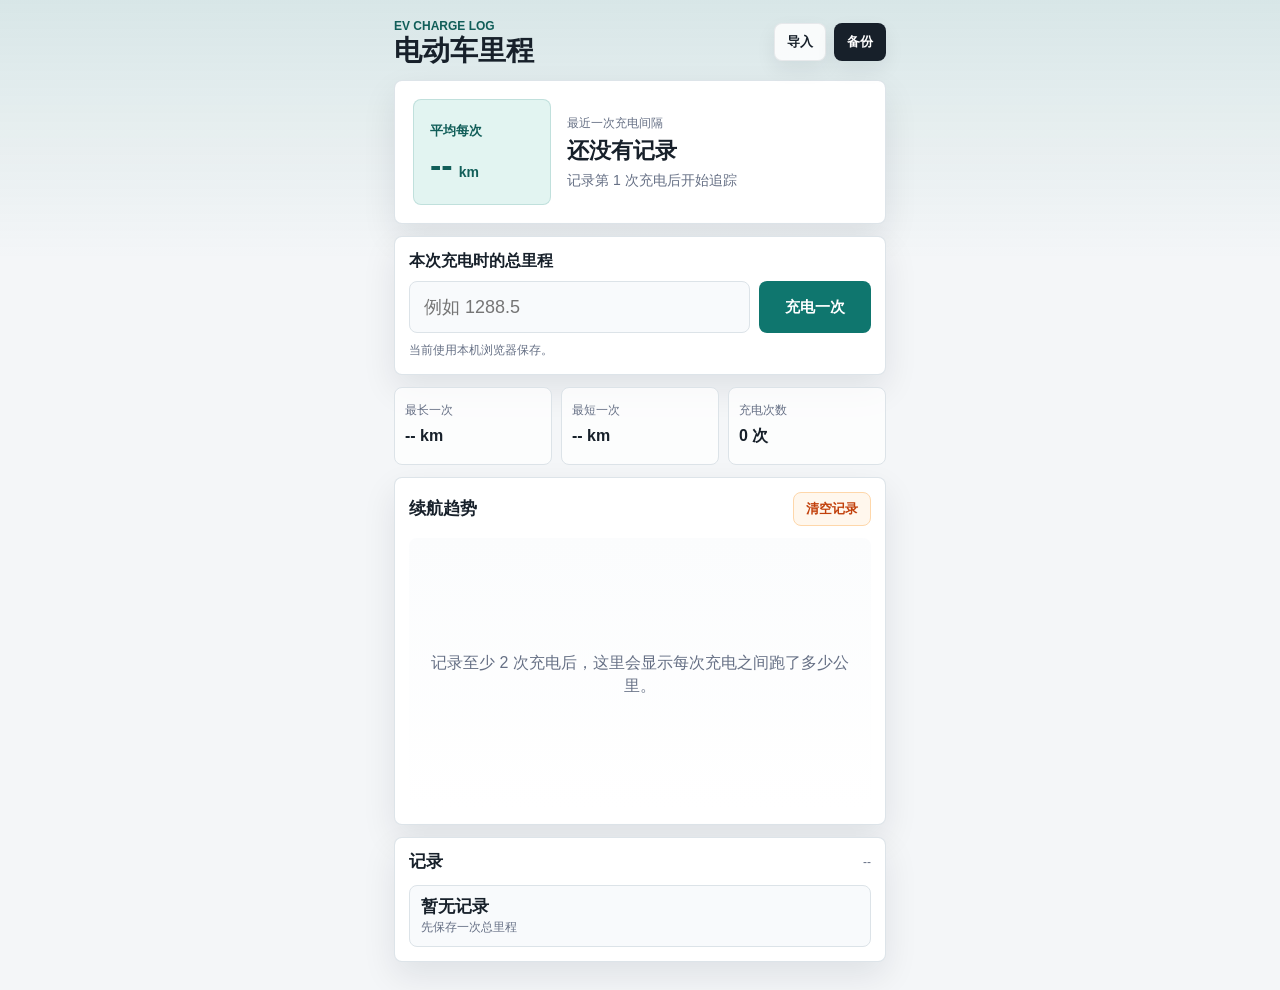
<file: index.html>
<!doctype html>
<html lang="zh-CN">
  <head>
    <meta charset="UTF-8" />
    <meta name="viewport" content="width=device-width, initial-scale=1.0, viewport-fit=cover" />
    <meta name="theme-color" content="#111827" />
    <title>电动车充电里程记录</title>
    <link rel="stylesheet" href="./styles.css" />
  </head>
  <body>
    <main class="app-shell">
      <header class="topbar">
        <div>
          <p class="eyebrow">EV CHARGE LOG</p>
          <h1>电动车里程</h1>
        </div>
        <div class="top-actions">
          <button class="icon-button" id="importBtn" type="button" aria-label="导入 JSON" title="导入 JSON">导入</button>
          <button class="icon-button primary" id="exportBtn" type="button" aria-label="导出数据" title="导出数据">备份</button>
          <input id="importFile" type="file" accept="application/json,.json" hidden />
        </div>
      </header>

      <section class="hero-panel" aria-label="本次统计">
        <div class="hero-metric">
          <span>平均每次</span>
          <strong><b id="avgDistance">--</b><small>km</small></strong>
        </div>
        <div class="hero-copy">
          <p>最近一次充电间隔</p>
          <strong id="latestDistance">还没有记录</strong>
          <span id="recordCount">输入第一次总里程后开始追踪</span>
        </div>
      </section>

      <form class="entry-form" id="entryForm" autocomplete="off">
        <label for="mileageInput">本次充电时的总里程</label>
        <div class="input-row">
          <input id="mileageInput" name="mileage" type="number" inputmode="decimal" min="0" step="0.1" placeholder="例如 1288.5" required />
          <button type="submit">充电一次</button>
        </div>
        <p class="form-note" id="formNote">每次充电时输入仪表盘总里程，然后点“充电一次”。</p>
      </form>

      <section class="stats-grid" aria-label="汇总数据">
        <article>
          <span>最长一次</span>
          <strong id="bestRun">-- km</strong>
        </article>
        <article>
          <span>最短一次</span>
          <strong id="shortRun">-- km</strong>
        </article>
        <article>
          <span>充电次数</span>
          <strong id="totalRecords">0 次</strong>
        </article>
      </section>

      <section class="chart-section" aria-label="每次充电里程图表">
        <div class="section-head">
          <h2>续航趋势</h2>
          <button class="ghost-button" id="clearBtn" type="button">清空记录</button>
        </div>
        <div class="chart-wrap">
          <canvas id="rangeChart" width="680" height="360"></canvas>
          <p class="empty-chart" id="emptyChart">记录至少 2 次充电后，这里会显示每次充电之间跑了多少公里。</p>
        </div>
      </section>

      <section class="history-section" aria-label="历史记录">
        <div class="section-head">
          <h2>记录</h2>
          <span id="lastUpdated">--</span>
        </div>
        <ol class="history-list" id="historyList"></ol>
      </section>
    </main>

    <script src="./app.js"></script>
  </body>
</html>
</file>
<file: styles.css>
:root {
  color-scheme: light;
  --bg: #f4f6f8;
  --surface: #ffffff;
  --surface-soft: #f8fafc;
  --ink: #17202a;
  --muted: #667085;
  --line: #dce3e8;
  --accent: #0f766e;
  --accent-strong: #115e59;
  --accent-soft: #e2f4f1;
  --blue: #2563eb;
  --amber: #d97706;
  --danger: #c2410c;
  --shadow: 0 14px 34px rgba(15, 23, 42, 0.09);
}

* {
  box-sizing: border-box;
}

html {
  min-height: 100%;
  background: var(--bg);
}

body {
  margin: 0;
  min-height: 100vh;
  background:
    linear-gradient(180deg, rgba(15, 118, 110, 0.12) 0, rgba(15, 118, 110, 0) 260px),
    var(--bg);
  color: var(--ink);
  font-family: -apple-system, BlinkMacSystemFont, "Segoe UI", sans-serif;
}

button,
input {
  font: inherit;
}

button {
  cursor: pointer;
  -webkit-tap-highlight-color: transparent;
}

.app-shell {
  width: min(100%, 520px);
  min-height: 100vh;
  margin: 0 auto;
  padding: max(18px, env(safe-area-inset-top)) 14px max(28px, env(safe-area-inset-bottom));
}

.topbar,
.top-actions,
.section-head,
.input-row,
.history-item {
  display: flex;
  align-items: center;
}

.topbar {
  justify-content: space-between;
  gap: 12px;
  margin-bottom: 14px;
}

.top-actions {
  flex: 0 0 auto;
  gap: 8px;
}

.eyebrow,
.hero-copy p,
.stats-grid span,
.section-head span,
.history-date,
.form-note {
  margin: 0;
  color: var(--muted);
  font-size: 12px;
  line-height: 1.35;
}

.eyebrow {
  color: var(--accent-strong);
  font-weight: 800;
}

h1,
h2 {
  margin: 0;
  letter-spacing: 0;
}

h1 {
  margin-top: 2px;
  font-size: 28px;
  line-height: 1.08;
}

h2 {
  font-size: 17px;
  line-height: 1.2;
}

.icon-button,
.ghost-button,
.input-row button,
.delete-record {
  border: 0;
}

.icon-button {
  min-width: 48px;
  height: 38px;
  padding: 0 12px;
  border-radius: 8px;
  background: rgba(255, 255, 255, 0.82);
  border: 1px solid rgba(15, 23, 42, 0.08);
  color: var(--ink);
  font-size: 13px;
  font-weight: 800;
  box-shadow: 0 8px 20px rgba(15, 23, 42, 0.07);
}

.icon-button.primary {
  background: var(--ink);
  color: #fff;
}

.hero-panel,
.entry-form,
.chart-section,
.history-section {
  background: var(--surface);
  border: 1px solid rgba(220, 227, 232, 0.95);
  border-radius: 8px;
  box-shadow: var(--shadow);
}

.hero-panel {
  display: grid;
  grid-template-columns: 138px minmax(0, 1fr);
  gap: 16px;
  align-items: center;
  min-height: 142px;
  padding: 18px;
}

.hero-metric {
  min-height: 106px;
  display: grid;
  align-content: center;
  gap: 8px;
  padding: 16px;
  border-radius: 8px;
  background: var(--accent-soft);
  border: 1px solid rgba(15, 118, 110, 0.16);
}

.hero-metric span {
  color: var(--accent-strong);
  font-size: 13px;
  font-weight: 800;
}

.hero-metric strong {
  display: flex;
  align-items: baseline;
  gap: 6px;
  min-width: 0;
}

.hero-metric b {
  max-width: 92px;
  overflow: hidden;
  color: var(--accent-strong);
  font-size: 34px;
  line-height: 1;
  text-overflow: ellipsis;
  white-space: nowrap;
}

.hero-metric small {
  color: var(--accent-strong);
  font-size: 14px;
  font-weight: 800;
}

.hero-copy {
  min-width: 0;
}

.hero-copy strong {
  display: block;
  margin: 7px 0;
  font-size: 22px;
  line-height: 1.18;
}

.hero-copy span {
  display: block;
  color: var(--muted);
  font-size: 14px;
  line-height: 1.35;
}

.entry-form {
  margin-top: 12px;
  padding: 14px;
}

.entry-form label {
  display: block;
  margin-bottom: 9px;
  font-weight: 800;
}

.input-row {
  gap: 9px;
}

.input-row input {
  min-width: 0;
  width: 100%;
  height: 52px;
  border: 1px solid var(--line);
  border-radius: 8px;
  padding: 0 14px;
  background: var(--surface-soft);
  color: var(--ink);
  font-size: 18px;
  outline: none;
}

.input-row input:focus {
  border-color: var(--accent);
  box-shadow: 0 0 0 4px rgba(15, 118, 110, 0.12);
}

.input-row button {
  width: 112px;
  height: 52px;
  flex: 0 0 112px;
  border-radius: 8px;
  background: var(--accent);
  color: #fff;
  font-weight: 900;
  font-size: 15px;
}

.input-row button:active,
.icon-button:active,
.ghost-button:active,
.delete-record:active {
  transform: translateY(1px);
}

.form-note {
  min-height: 18px;
  margin-top: 9px;
}

.form-note.error {
  color: var(--danger);
  font-weight: 700;
}

.stats-grid {
  display: grid;
  grid-template-columns: repeat(3, minmax(0, 1fr));
  gap: 9px;
  margin: 12px 0;
}

.stats-grid article {
  min-height: 78px;
  padding: 12px 10px;
  border-radius: 8px;
  border: 1px solid var(--line);
  background: rgba(255, 255, 255, 0.76);
}

.stats-grid strong {
  display: block;
  margin-top: 8px;
  font-size: 16px;
  line-height: 1.16;
  overflow-wrap: anywhere;
}

.chart-section,
.history-section {
  padding: 14px;
}

.history-section {
  margin-top: 12px;
}

.section-head {
  justify-content: space-between;
  gap: 12px;
  margin-bottom: 12px;
}

.ghost-button {
  min-width: 78px;
  height: 34px;
  padding: 0 10px;
  border: 1px solid #fed7aa;
  border-radius: 8px;
  background: #fff7ed;
  color: var(--danger);
  font-size: 13px;
  font-weight: 800;
}

.chart-wrap {
  position: relative;
  width: 100%;
  aspect-ratio: 1.7;
  min-height: 206px;
  border-radius: 8px;
  background: linear-gradient(180deg, #fbfcfd 0%, #ffffff 100%);
  overflow: hidden;
}

#rangeChart {
  width: 100%;
  height: 100%;
}

.empty-chart {
  position: absolute;
  inset: 0;
  display: grid;
  place-items: center;
  margin: 0;
  padding: 22px;
  color: var(--muted);
  text-align: center;
  line-height: 1.45;
}

.empty-chart[hidden] {
  display: none;
}

.history-list {
  display: grid;
  gap: 9px;
  margin: 0;
  padding: 0;
  list-style: none;
}

.history-item {
  justify-content: space-between;
  gap: 10px;
  min-height: 62px;
  padding: 11px;
  border: 1px solid var(--line);
  border-radius: 8px;
  background: var(--surface-soft);
}

.history-main {
  min-width: 0;
}

.history-main strong,
.history-delta {
  display: block;
}

.history-main strong {
  font-size: 17px;
  line-height: 1.22;
}

.history-delta {
  color: var(--accent-strong);
  font-weight: 900;
  white-space: nowrap;
}

.delete-record {
  width: 34px;
  height: 34px;
  flex: 0 0 34px;
  border-radius: 8px;
  background: #edf1f4;
  color: var(--muted);
  font-size: 20px;
  line-height: 1;
}

@media (max-width: 380px) {
  .app-shell {
    padding-left: 12px;
    padding-right: 12px;
  }

  h1 {
    font-size: 25px;
  }

  .topbar {
    align-items: flex-start;
  }

  .top-actions {
    gap: 6px;
  }

  .icon-button {
    min-width: 44px;
    height: 36px;
    padding: 0 9px;
    font-size: 12px;
  }

  .hero-panel {
    grid-template-columns: 112px minmax(0, 1fr);
    gap: 13px;
    padding: 14px;
  }

  .hero-metric {
    min-height: 96px;
    padding: 12px;
  }

  .hero-metric b {
    max-width: 72px;
    font-size: 28px;
  }

  .hero-copy strong {
    font-size: 19px;
  }

  .input-row button {
    width: 98px;
    flex-basis: 98px;
    font-size: 14px;
  }

  .stats-grid {
    gap: 7px;
  }

  .stats-grid article {
    padding: 10px 8px;
  }

  .stats-grid strong {
    font-size: 14px;
  }
}
</file>
